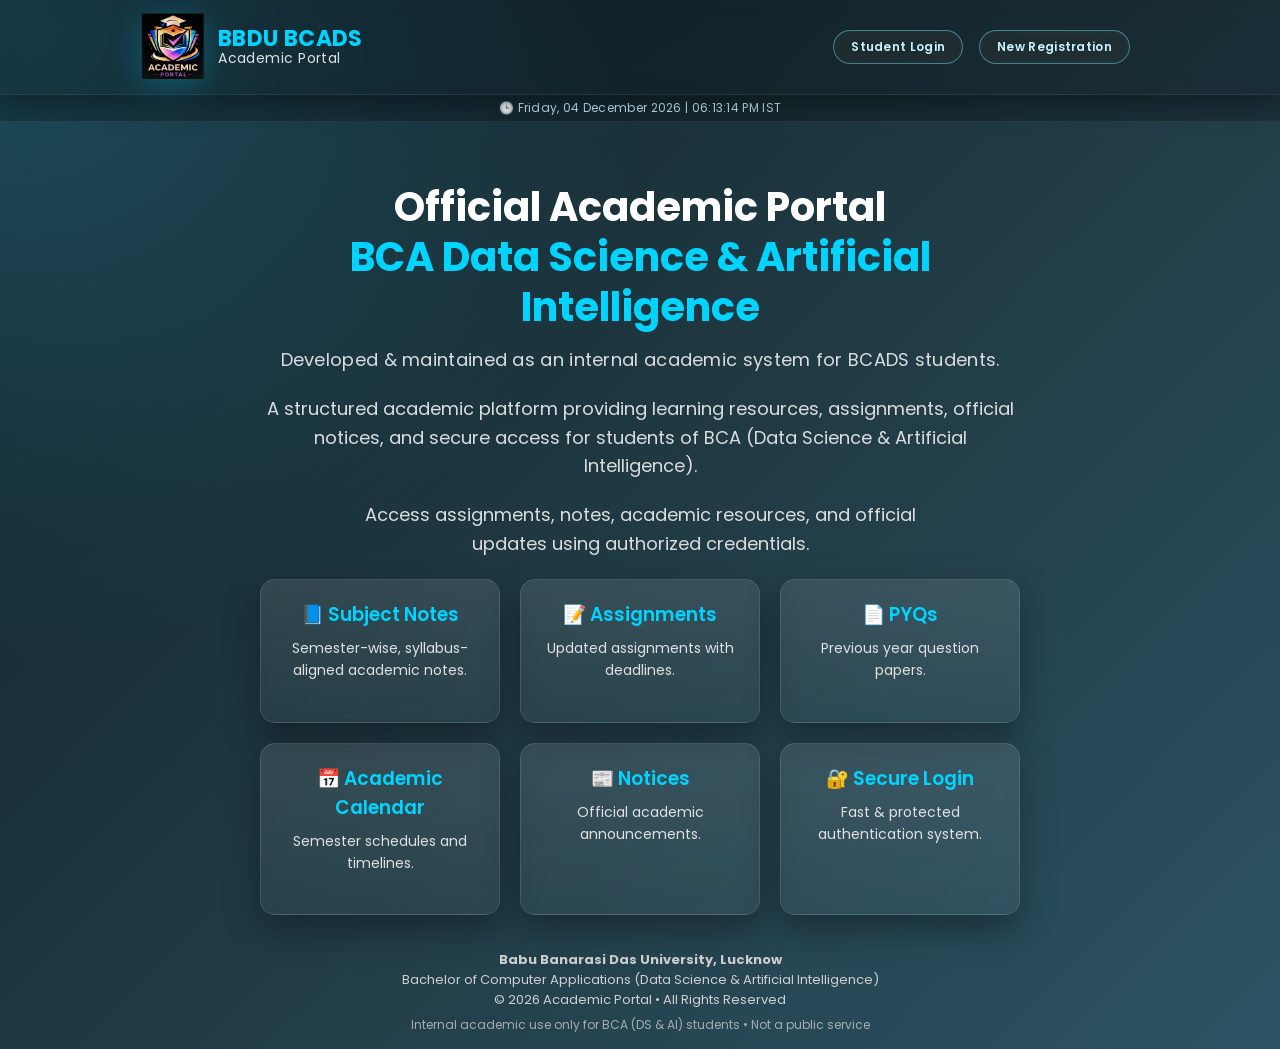
<file: index.html>
<!DOCTYPE html>
<html lang="en">
<head>
  <meta charset="UTF-8" />
  <meta name="description"
        content="Official academic portal for BBDU BCA Data Science & Artificial Intelligence students." />
  <meta name="author" content="BBDU BCA DS & AI Department" />
  <title>BCADS Academic Portal</title>
  <meta name="viewport" content="width=device-width, initial-scale=1.0" />

  <link href="https://fonts.googleapis.com/css2?family=Poppins:wght@400;500;600;700&display=swap"
        rel="stylesheet">

  <style>
    *{
      margin:0;
      padding:0;
      box-sizing:border-box;
      font-family:"Poppins", Arial, sans-serif;
    }

    body{
      min-height:100vh;
      background:
        radial-gradient(circle at top left,#1f4e5f 0%,transparent 40%),
        linear-gradient(135deg,#0f2027,#203a43,#2c5364);
      color:#fff;
      display:flex;
      flex-direction:column;
    }

    /* ================= HEADER ================= */
    header{
      display: flex;
      align-items: center;
      justify-content: space-between;
      padding: 22px 150px;
      background: rgba(0,0,0,.25);
      backdrop-filter: blur(10px);
      border-bottom: 1px solid rgba(255,255,255,.08);
      box-shadow: 0 8px 24px rgba(0,0,0,.35);
      position: sticky;
      top: 0;
      z-index: 100;
    }

    .logo-box{
      display: flex;
      align-items: center;
      gap: 22px;
    }

    .logo-box img{
      height: 50px;
      transform: scale(1.45);
      filter: drop-shadow(0 4px 10px rgba(0,212,255,.25));
    }

    .brand-text{
      display:flex;
      flex-direction:column;
      line-height:1.1;
    }

    .brand-text strong{
      font-size: 22px;
      color:#00d4ff;
      letter-spacing:.35px;
    }

    .brand-text span{
      font-size: 14px;
      opacity: .85;
      letter-spacing: .45px;
    }
    
    .auth-actions a:hover{
      box-shadow: 0 8px 22px rgba(0,212,255,.35);
    }

    /* ================= AUTH BUTTONS ================= */
    .auth-actions{
      display:flex;
      align-items:center;
      gap:16px;
    }

    .login-btn,
    .register-btn{
      text-decoration:none;
      height: 34px;
      padding:0 17px;
      display:inline-flex;
      align-items:center;
      justify-content:center;
      border-radius:999px;
      font-size:12px;
      font-weight:600;
      letter-spacing:.3px;
      white-space:nowrap;
      cursor:pointer;
      transition:all .25s ease;
    }

    .login-btn{
      background:rgba(255,255,255,.06);
      color:#c7f3ff;
      border:1px solid rgba(110,231,255,.45);
      backdrop-filter:blur(6px);
    }

    .login-btn:hover{
      background:rgba(110,231,255,.12);
      color:#fff;
      transform:translateY(-1px);
      box-shadow:0 6px 16px rgba(110,231,255,.3);
    }

    .register-btn{
      background:rgba(255,255,255,.06);
      color:#c7f3ff;
      border:1px solid rgba(110,231,255,.45);
      backdrop-filter:blur(6px);
    }

    .register-btn:hover{
      background:rgba(110,231,255,.12);
      color:#fff;
      transform:translateY(-1px);
      box-shadow:0 6px 16px rgba(110,231,255,.3);
    }

    /* ================= MAIN ================= */
    main{
      flex:1;
      display:flex;
      align-items:center;
      justify-content:center;
      text-align:center;
      padding:20px;
    }

    .hero{
      max-width:760px;
      animation:fadeUp .9s ease;
      margin-top: 40px;
    }

    @keyframes fadeUp{
      from{opacity:0; transform:translateY(25px);}
      to{opacity:1; transform:translateY(0);}
    }

    .hero h1{
      font-size:40px;
      margin-bottom:14px;
      font-weight:700;
      line-height: 1.25;
    }

    .hero h1 span{
      color:#00d4ff;
    }

    .authority-line{
      font-size:14px;
      color:#9fd9e6;
      margin-bottom:18px;
      letter-spacing:.3px;
    }

    .hero p{
      font-size:18px;
      line-height:1.6;
      color:#dcdcdc;
      margin-bottom:20px;
    }

    .login-note{
      font-size:15px;
      color:#b8c4cc;
      max-width:620px;
      margin:0 auto 32px;
    }

    .hero-actions{
      display:flex;
      justify-content:center;
      gap:18px;
      margin-bottom:40px;
      flex-wrap:wrap;
    }

    .features{
      display:grid;
      grid-template-columns:repeat(auto-fit,minmax(200px,1fr));
      gap:20px;
    }

    .card{
      background:linear-gradient(
        180deg,
        rgba(255,255,255,.10),
        rgba(255,255,255,.04)
      );
      border:1px solid rgba(255,255,255,.12);
      box-shadow:0 15px 35px rgba(0,0,0,.35);
      border-radius:15px;
      padding:20px;
      backdrop-filter:blur(6px);
      transition:.3s;
      cursor: pointer;
    }

    .card:hover{
      transform:translateY(-6px);
      background:rgba(255,255,255,.12);
      box-shadow: 0 18px 40px rgba(0,212,255,.25);
    }

    .card h3{
      color:#00d4ff;
      margin-bottom:8px;
      font-weight:600;
    }

    .card p{
      font-size:14px;
      color:#e0e0e0;
    }

    /* ================= FOOTER ================= */
    footer{
      text-align:center;
      padding:15px;
      font-size:13px;
      color:#cfcfcf;
    }

    .footer-note{
      margin-top:6px;
      font-size:12px;
      opacity:.75;
    }

    /* ================= MOBILE ================= */
    @media(max-width:768px){
      header{
        flex-wrap:wrap;
        padding:18px 20px;
      }
      
      .auth-actions{
        width:100%;
        justify-content:center;
        margin-top:12px;
      }

      .hero h1{
        font-size:28px;
      }

      .hero p{
        font-size:15px;
      }

      .features{
        grid-template-columns:1fr;
      }
    }

/* ================= TABLETS (768px – 991px) ================= */
@media (max-width:991px){
  header{
    padding: 18px 40px;
  }

  .logo-box{
    gap: 12px;
  }

  .logo-box img{
    height: 48px;
    transform: scale(1.25);
  }

  .brand-text strong{
    font-size: 18px;
  }

  .brand-text span{
    font-size: 13px;
  }

  .hero h1{
    font-size: 32px;
  }

  .hero p{
    font-size: 16px;
  }
}

/* ================= MOBILE (max 767px) ================= */
@media (max-width:767px){
  header{
    flex-direction: column;
    gap: 12px;
    padding: 16px 18px;
  }

  .logo-box{
    justify-content: center;
    gap: 15px;
  }

  .logo-box img{
    height: 44px;
    transform: scale(1.4); /* mobile pe over-size na lage */
  }

  .brand-text{
    text-align: center;
  }

  .brand-text strong{
    font-size: 17px;
  }

  .brand-text span{
    font-size: 12px;
  }

  .auth-actions{
    width:100%;
    justify-content:center;
    margin-top:6px;
  }

  .hero h1{
    font-size: 26px;
  }

  .hero p{
    font-size: 14px;
  }

  .login-note{
    font-size: 14px;
  }
}

.system-bar{
  width:100%;
  padding:4px 0;
  text-align:center;
  font-size:12px;
  color:#cfefff;
  background:rgba(0,0,0,.25);
  border-bottom:1px solid rgba(255,255,255,.08);
  letter-spacing:.3px;
  opacity: 0.9;
}

  </style>
</head>

<body>

<header>
  <div class="logo-box">
    <img src="../logo/logo2.png" alt="BBDU Logo">
    <div class="brand-text">
      <strong>BBDU BCADS</strong>
      <span>Academic Portal</span>
    </div>
  </div>

  <div class="auth-actions">
    <a href="/login_page/login.html?mode=login" class="login-btn">
      Student Login
    </a>
    <a href="/login_page/login.html?mode=register" class="register-btn">
      New Registration
    </a>
  </div>
</header>

<div class="system-bar">
  🕒 <span id="dateTime"></span>
</div>

<main>
  <div class="hero">
    <h1>
      Official Academic Portal<br>
      <span>BCA Data Science & Artificial Intelligence</span>
    </h1>

    <p class="authority-line">
      Developed & maintained as an internal academic system for BCADS students.
    </p>

    <p>
      A structured academic platform providing learning resources,
      assignments, official notices, and secure access for students of
      BCA (Data Science & Artificial Intelligence).
    </p>

    <p class="login-note">
      Access assignments, notes, academic resources,
      and official updates using authorized credentials.
    </p>

    <div class="features">
      <div class="card">
        <h3>📘 Subject Notes</h3>
        <p>Semester-wise, syllabus-aligned academic notes.</p>
      </div>

      <div class="card">
        <h3>📝 Assignments</h3>
        <p>Updated assignments with deadlines.</p>
      </div>

      <div class="card">
        <h3>📄 PYQs</h3>
        <p>Previous year question papers.</p>
      </div>

      <div class="card">
        <h3>📅 Academic Calendar</h3>
        <p>Semester schedules and timelines.</p>
      </div>

      <div class="card">
        <h3>📰 Notices</h3>
        <p>Official academic announcements.</p>
      </div>

      <div class="card">
        <h3>🔐 Secure Login</h3>
        <p>Fast & protected authentication system.</p>
      </div>
    </div>
  </div>
</main>

<footer>
  <strong>Babu Banarasi Das University, Lucknow</strong><br>
  Bachelor of Computer Applications (Data Science & Artificial Intelligence)<br>
  © 2026 Academic Portal • All Rights Reserved
  <div class="footer-note">
    Internal academic use only for BCA (DS & AI) students • Not a public service
  </div>
</footer>

<script>
  function updateDateTime() {
    const now = new Date();

    // 2-digit helpers
    const pad = (n) => String(n).padStart(2, "0");

    const weekday = now.toLocaleString("en-IN", { weekday: "long" });
    const month = now.toLocaleString("en-IN", { month: "long" });

    let hours = now.getHours();
    const minutes = pad(now.getMinutes());
    const seconds = pad(now.getSeconds());

    const ampm = hours >= 12 ? "PM" : "AM";
    hours = hours % 12 || 12;

    const day = pad(now.getDate());
    const year = now.getFullYear();

    const formatted =
      `${weekday}, ${day} ${month} ${year} | ` +
      `${pad(hours)}:${minutes}:${seconds} ${ampm} IST`;

    const dateTimeEl = document.getElementById("dateTime");
    if (dateTimeEl) {
      dateTimeEl.innerText = formatted;
    }
  }

  updateDateTime();
  setInterval(updateDateTime, 1000);
</script>

</body>
</html>
</file>
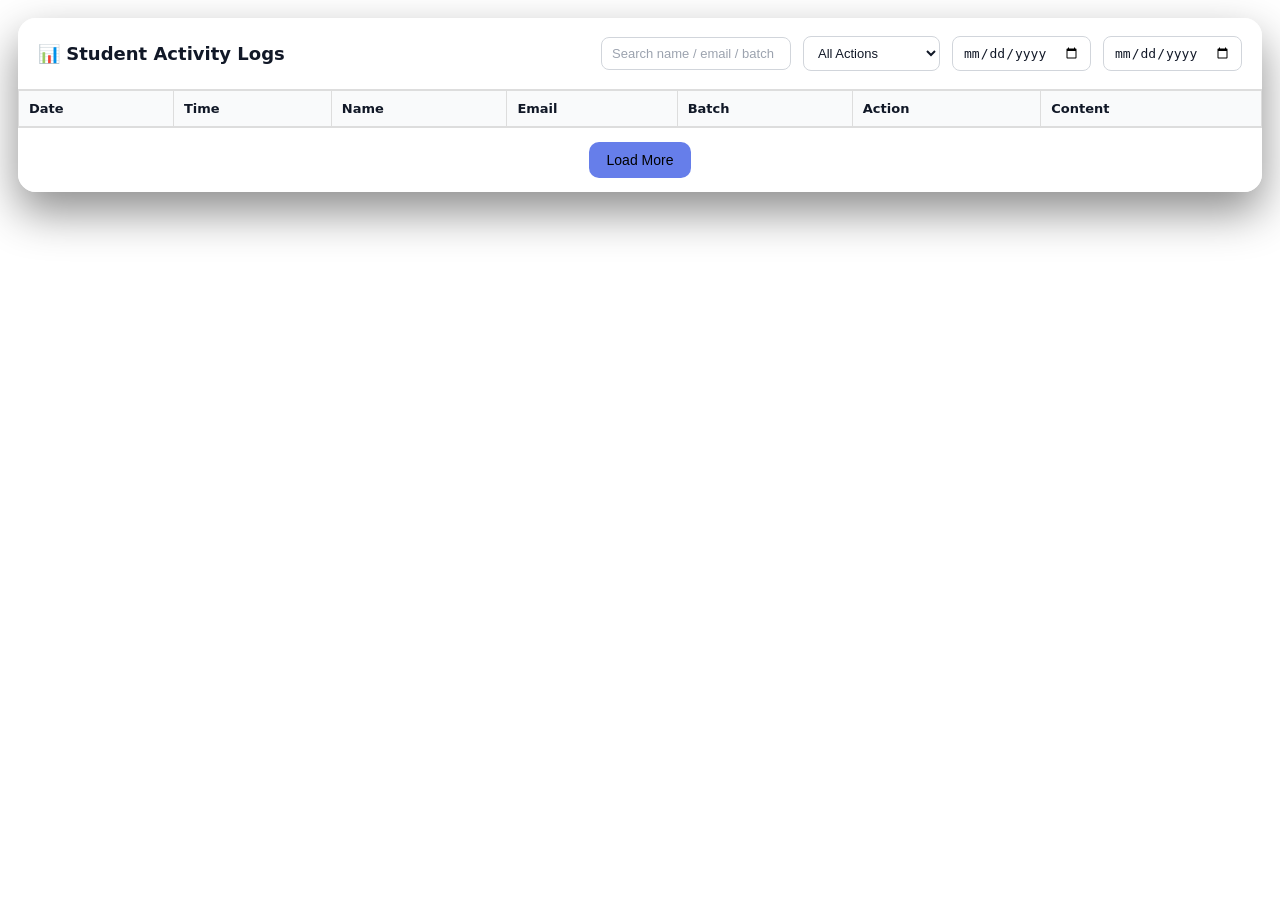
<file: admin_page/academic_activity.html>
<!DOCTYPE html>
<html lang="en">
<head>
  <meta charset="UTF-8">
  <title>Student Activity Logs</title>
  <meta name="viewport" content="width=device-width, initial-scale=1.0">

  <style>
    :root{
      --card: rgba(255,255,255,.95);
      --border: #ddd;
      --text: #111827;
      --muted: #6b7280;
      --primary: #667eea;
    }
    *{box-sizing:border-box}

    body{
      margin:0;

      font-family:Inter,system-ui,Arial;
      background:transparent;
      color:var(--text);
      visibility: hidden;
    }

    /* CONTAINER */
    .container{
      max-width:100%;
      margin:0;
      padding:18px;
    }

    /* CARD */
    .card{
      background:var(--card);
      border-radius:18px;
      box-shadow:0 20px 45px rgba(0,0,0,.45);
      overflow:hidden;
    }

    /* HEADER */
    .header{
      padding:18px 20px;
      display:flex;
      flex-wrap:wrap;
      gap:12px;
      align-items:center;
      border-bottom:1px solid var(--border);
    }
    .header h2{
      margin:0;
      font-size:18px;
      flex:1;
    }

    /* FILTERS */
    .header input,
    .header select{
      background:#fff;
      border:1px solid #d1d5db;
      color:#111827;
      padding:8px 10px;
      border-radius:8px;
      font-size:13px;
    }

    .header input::placeholder{color:#9ca3af}

    .header input:focus,
    .header select:focus{
      outline:none;
      border-color:#667eea;
      box-shadow:0 0 0 2px rgba(102,126,234,.25);
    }

    /* TABLE */
    .table-wrap{
      overflow:auto;
      max-height:calc(100vh - 220px);
    }
    table{
      width:100%;
      border-collapse:collapse;
      font-size:13px;
      background:#fff;
    }
    th,td{
      padding:10px;
      border:1px solid var(--border);
      white-space:nowrap;
    }
    th{
      position:sticky;
      top:0;
      background:#f3f4f6;
      z-index:2;
      background:#f9fafb;       /* Security logs jaisa */
      font-weight:600;
      text-align:left;
    }
    tr:hover{background:#eef2ff}

    /* BADGES */
    .badge{
      padding:4px 10px;
      border-radius:999px;
      font-size:11px;
      font-weight:600;
    }
    .badge-view{
      background:#e0f2fe;
      color:#0369a1;
    }
    .badge-download{
      background:#dcfce7;
      color:#166534;
    }

    /* FOOTER */
    .footer{
      padding:14px;
      text-align:center;
      border-top:1px solid var(--border);
    }
    button{
      background:var(--primary);
      border:none;
      padding:10px 18px;
      border-radius:10px;
      cursor:pointer;
      font-size:14px;
    }

    /* MOBILE */
    @media(max-width:700px){
      body{background:#e5e7eb}
      .container{padding:10px}
      .card{border-radius:14px}
      .header{flex-direction:column}
      .header input,.header select{width:100%}
      .table-wrap{max-height:calc(100vh - 260px)}
    }

    /* TABLET */
    @media (min-width:701px) and (max-width:1024px){
      body{background:#f1f5f9}
      .container{padding:14px}
      .header input,.header select{
        flex:1 1 calc(50% - 8px);
        min-width:180px;
      }
    }
  </style>
</head>

<body>

  <div class="container">
    <div class="card">

      <!-- HEADER -->
      <div class="header">
        <h2>📊 Student Activity Logs</h2>
        <input id="search" placeholder="Search name / email / batch">
        <select id="actionFilter">
          <option value="">All Actions</option>
          <option value="VIEWED">VIEWED</option>
          <option value="DOWNLOADED">DOWNLOADED</option>
        </select>
        <input type="date" id="fromDate">
        <input type="date" id="toDate">
      </div>

      <!-- TABLE -->
      <div class="table-wrap">
        <table>
          <thead>
            <tr>
              <th>Date</th>
              <th>Time</th>
              <th>Name</th>
              <th>Email</th>
              <th>Batch</th>
              <th>Action</th>
              <th>Content</th>
            </tr>
          </thead>
          <tbody id="tbody"></tbody>
        </table>
      </div>

      <!-- FOOTER -->
      <div class="footer">
        <button id="loadMoreBtn" onclick="loadMore()">Load More</button>
      </div>

    </div>
  </div>

<script src="admin-common.js"></script>
<script>
/* =========================
   PAGE INIT
   (Security handled by admin-common.js)
========================= */

let ACTIVITY_TIMER = null;

document.addEventListener("DOMContentLoaded", () => {
  // page visible
  document.body.style.visibility = "visible";

  // initial data load
  loadStudentActivity();

  // start auto-refresh
  startLiveActivity();
});
/* =========================
   STATE
========================= */
let ALL = [];
let VIEW = [];
let LIMIT = 20;
let LOADING = false;
let LAST_TS = null;   // 🔥 last activity timestamp

/* =========================
   LOAD DATA
========================= */
async function loadStudentActivity() {

  if (LOADING) return;
  LOADING = true;

  try {
    const r = await fetch(APP_CONFIG.WEB_APP_URL, {
      method: "POST",
      headers: {
        "Content-Type": "application/x-www-form-urlencoded"
      },
      body: new URLSearchParams({
        action: "studentActivity",
        sessionToken: localStorage.getItem("SESSION"),
        since: LAST_TS || "",   // 🔥 ONLY NEW DATA
        limit: 200
      })
    });

    const d = await r.json();

    if (d?.status === "unauthorized") {
      throw new Error("UNAUTHORIZED");
    }

    const rows = Array.isArray(d?.data) ? d.data : [];
    if (!rows.length) return;   // 🔥 no new data

    /* =========================
       🔥 STOCK-STYLE MERGE
    ========================= */
    rows.forEach(r => {
      if (!ALL.some(x => x.logId === r.logId)) {
        ALL.unshift(r); // NEW row on top
      }
    });

    // 🔥 update last timestamp
    LAST_TS = rows[0].ts;

    VIEW = ALL;
    render();

  } catch (e) {

    if (e.message === "UNAUTHORIZED") {
      document.body.innerHTML = "";
      location.replace("../login_page/login.html");
    } else {
      console.warn("StudentActivity fetch failed:", e);
    }

  } finally {
    LOADING = false;
  }
}

/* =========================
   RENDER
========================= */
function render() {
  const tb  = document.getElementById("tbody");
  const btn = document.getElementById("loadMoreBtn");

  if (!tb) return;

  tb.innerHTML = "";

  const total   = VIEW.length;
  const visible = Math.min(LIMIT, total);

  VIEW.slice(0, visible).forEach(r => {
    tb.insertAdjacentHTML("beforeend", `
      <tr>
        <td>${r.ts ? formatDate(r.ts) : "—"}</td>
        <td>${r.ts ? formatTime(r.ts) : "—"}</td>
        <td>${r.name || "—"}</td>
        <td>${r.email || "—"}</td>
        <td>${r.batch || "—"}</td>
        <td>
          <span class="badge ${
            r.action === "DOWNLOADED"
              ? "badge-download"
              : "badge-view"
          }">
            ${r.action || "—"}
          </span>
        </td>
        <td>
          ${r.contentType || "—"}
        </td>
      </tr>
    `);
  });

  // Load more button visibility
  if (!btn) return;
  btn.style.display =
    total > visible ? "inline-block" : "none";
}

/* =========================
   LOAD MORE
========================= */
function loadMore() {
  LIMIT += 20;
  render();
}

/* =========================
   FILTERS
========================= */
document
  .querySelectorAll("#search,#actionFilter,#fromDate,#toDate")
  .forEach(el => el.addEventListener("input", filter));

function filter() {
  const q   = document.getElementById("search").value.toLowerCase();
  const act = document.getElementById("actionFilter").value;
  const f   = document.getElementById("fromDate").value;
  const t   = document.getElementById("toDate").value;

  VIEW = ALL.filter(r => {

    if (
      q &&
      !(`${r.name}${r.email}${r.batch}`.toLowerCase().includes(q))
    ) return false;

    if (act && r.action !== act) return false;

    if (f && r.date && r.date < f.split("-").reverse().join("-")) return false;
    if (t && r.date && r.date > t.split("-").reverse().join("-")) return false;

    return true;
  });

  LIMIT = 20;
  render();
}

/* =========================
   🔄 AUTO REFRESH (FIXED)
========================= */
function startLiveActivity() {
  if (ACTIVITY_TIMER) return;
  ACTIVITY_TIMER = setInterval(loadStudentActivity, 12000);
}

function stopLiveActivity() {
  clearInterval(ACTIVITY_TIMER);
  ACTIVITY_TIMER = null;
}

// 🔥 page hidden → stop | visible → resume
document.addEventListener("visibilitychange", () => {
  if (document.hidden) stopLiveActivity();
  else startLiveActivity();
});

function formatDate(ts) {
  const d = new Date(ts);
  return d.toLocaleDateString("en-GB", {
    day: "2-digit",
    month: "long",
    year: "numeric"
  });
}

function formatTime(ts) {
  const d = new Date(ts);
  return d.toLocaleTimeString("en-US", {
    hour: "2-digit",
    minute: "2-digit",
    second: "2-digit",
    hour12: true
  });
}
</script>

</body>
</html>
</file>
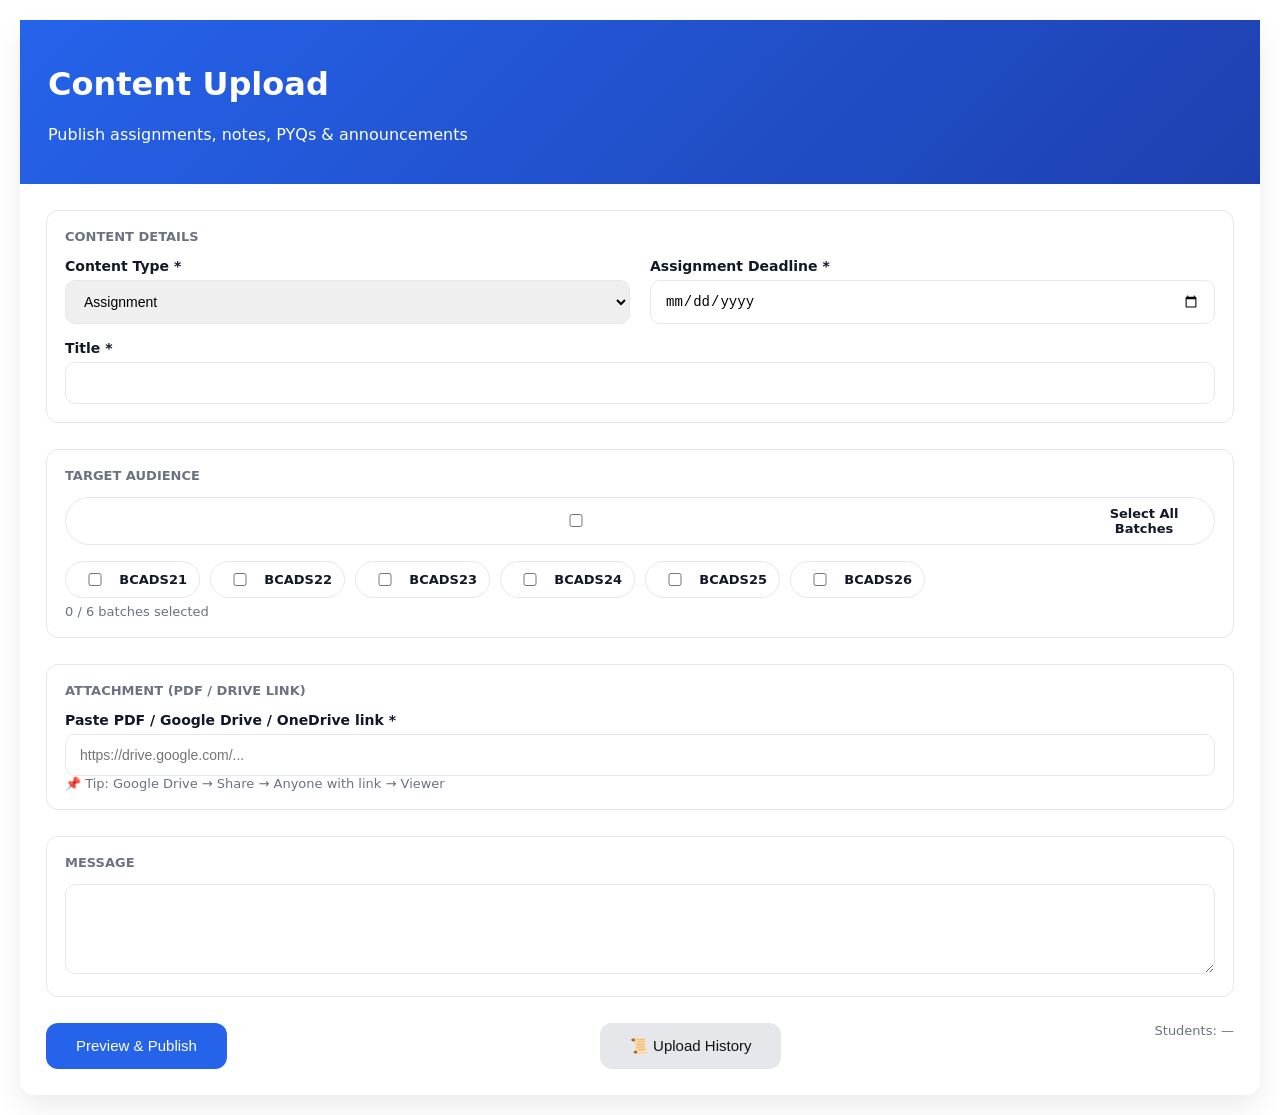
<file: admin_page/upload_page.html>
<!DOCTYPE html>
<html lang="en">
<head>
<meta charset="UTF-8">
<meta name="viewport" content="width=device-width, initial-scale=1.0">
<title>Admin Content Upload</title>

<style>
:root{
  --primary:#2563eb;
  --primary-dark:#1e40af;
  --bg:#f3f6fb;
  --card:#ffffff;
  --border:#e5e7eb;
  --text:#111827;
  --muted:#6b7280;
  --radius:14px;
}
*{box-sizing:border-box}

body{
  margin:0;
  font-family:Inter,system-ui,Arial,sans-serif;
  background:transparent;
  color:var(--text);
  visibility: hidden;
}

.wrapper{
  max-width:100%;
  padding:20px;
}

.panel{
  background:var(--card);
  border-radius:var(--radius);
  box-shadow:0 12px 30px rgba(0,0,0,.08);
}

.panel-header{
  background:linear-gradient(135deg,var(--primary),var(--primary-dark));
  color:#fff;
  padding:24px 28px;
}

.form{
  padding:26px;
  display:grid;
  gap:26px;
}

.section{
  border:1px solid var(--border);
  border-radius:12px;
  padding:18px;
}

.section-title{
  font-size:13px;
  font-weight:700;
  margin-bottom:14px;
  color:var(--muted);
  text-transform:uppercase;
}

.grid-2{
  display:grid;
  grid-template-columns:1fr 1fr;
  gap:20px;
}
@media(max-width:900px){
  .grid-2{grid-template-columns:1fr}
}

label{
  font-weight:600;
  font-size:14px;
  margin-bottom:6px;
  display:block;
}
input,select,textarea{
  width:100%;
  padding:12px 14px;
  border-radius:10px;
  border:1px solid var(--border);
  font-size:14px;
}
textarea{resize:vertical}

.batch-grid{
  display:grid;
  grid-template-columns:repeat(auto-fit,minmax(130px,1fr));
  gap:10px;
}
.batch-pill{
  display:flex;
  align-items:center;
  gap:8px;
  border:1px solid var(--border);
  border-radius:999px;
  padding:8px 12px;
  font-size:13px;
}
.batch-pill input{accent-color:var(--primary)}

.badge{
  background:#e6f4ea;
  color:#137333;
  border:1px solid #b7dfc2;
  padding:6px 12px;
  border-radius:999px;
  font-size:13px;
  font-weight:600;
}

.actions{
  display:flex;
  justify-content:space-between;
  gap:12px;
  flex-wrap:wrap;
}

button{
  background:var(--primary);
  color:#fff;
  padding:14px 30px;
  border:none;
  border-radius:12px;
  font-size:15px;
  cursor:pointer;
}
button.secondary{
  background:#e5e7eb;
  color:#111;
}

.help{
  font-size:13px;
  color:#6b7280;
}

/* ===============================
   📱 MOBILE (max-width: 600px)
================================ */
@media (max-width: 600px) {

  body {
    font-size: 14px;
  }
  
  #historyPanel table button {
    padding: 5px 10px;
    font-size: 11px;
  }
  
  #historyPanel table td button {
    display: inline-block;
    margin: 4px 6px;   /* 👈 yahi gap hai */
  }
  
  #selectedBadges {
    justify-content: center;
  }

  .wrapper {
    padding: 10px;
  }

  .panel {
    border-radius: 10px;
  }

  .panel-header {
    padding: 16px;
  }

  .panel-header h1 {
    font-size: 18px;
  }

  .panel-header p {
    font-size: 13px;
  }

  .form {
    padding: 16px;
    gap: 18px;
  }

  .section {
    padding: 14px;
  }

  .grid-2 {
    grid-template-columns: 1fr; /* single column */
  }

  label {
    font-size: 13px;
  }

  input,
  select,
  textarea {
    font-size: 14px;
    padding: 10px 12px;
  }

  textarea {
    min-height: 90px;
  }

  /* ===============================
     ✅ BATCH SELECTION (FIXED)
  ================================ */

  .batch-grid {
    display: flex;              /* ⬅️ grid se hatake */
    flex-direction: column;     /* ⬅️ vertical list */
    gap: 10px;
  }

  .batch-pill {
    width: 100%;                /* ⬅️ full width */
    justify-content: flex-start;
    font-size: 14px;
    padding: 10px 14px;         /* ⬅️ touch-friendly */
  }

  /* =============================== */

  .actions {
    flex-direction: column;
    align-items: stretch;
  }

  .actions button {
    width: 100%;
    padding: 12px;
    font-size: 14px;
  }

  /* Modals */
  #previewModal > div,
  #historyPanel > div {
    width: 95%;
    max-height: 90vh;
    overflow-y: auto;
  }

  table {
    font-size: 12px;
  }

  table th,
  table td {
    padding: 6px;
  }

  label.batch-pill:has(#selectAllBatches) {
    padding: 12px;
    font-size: 14px;
  }
 
}

/* ===============================
   📲 TABLET (601px – 900px)
================================ */
@media (min-width: 601px) and (max-width: 900px) {

  .wrapper {
    padding: 16px;
  }

  .panel-header {
    padding: 20px 22px;
  }

  .panel-header h1 {
    font-size: 20px;
  }

  .form {
    padding: 22px;
  }

  .grid-2 {
    grid-template-columns: 1fr; /* tablet me bhi single column for clarity */
  }

  .batch-grid {
    grid-template-columns: repeat(auto-fit, minmax(140px, 1fr));
  }

  .actions {
    flex-wrap: wrap;
    gap: 10px;
  }

  .actions button {
    flex: 1;
    min-width: 180px;
  }

  #historyPanel > div {
    max-width: 95%;
    max-height: 90vh;
    overflow-y: auto;
  }
}

/* ===============================
   📜 HISTORY TABLE BUTTONS
================================ */

#historyPanel table button {
  padding:6px 12px;
  font-size:12px;
  border-radius:8px;
  line-height:1.2;
  border:none;
  cursor:pointer;
  margin-right:6px;
}

#historyPanel table button:first-child {
  background:#e5e7eb;
  color:#111;
}

#historyPanel table button:last-child {
  background:#2563eb;
  color:#fff;
}

#historyPanel table button:hover {
  opacity:0.9;
}


/* ===============================
   ✅ CENTER "SELECT ALL BATCHES"
================================ */

#selectAllBatches {
  margin-right:8px;
}

label.batch-pill:has(#selectAllBatches) {
  width:100%;
  display:flex;
  justify-content:center;
  align-items:center;
  text-align:center;
}

.batch-pill.select-all {
  grid-column:1 / -1;
  justify-content:center;
  font-weight:600;
}


/* ===============================
   ✅ BADGES WRAP FIX
================================ */

#selectedBadges {
  display:flex;
  flex-wrap:wrap;
  gap:8px;
  max-width:100%;
}

#selectedBadges .badge {
  white-space:nowrap;
}

.section {
  overflow-x:hidden;
}

/* ==========================================
   📜 FINAL STABLE HISTORY PANEL CSS
========================================== */

/* Modal container */
#historyPanel > div{
  width:95%;
  max-width:1000px;
  max-height:90vh;
  border-radius:16px;
  padding:20px;
  display:flex;
  flex-direction:column;
  background:#fff;
}

/* Scroll wrapper */
.history-scroll{
  overflow-y:auto;
  max-height:65vh;
  border:1px solid #e5e7eb;
  border-radius:12px;
}

/* Table base */
#historyPanel table{
  width:100%;
  border-collapse:collapse;
  font-size:14px;
}

/* Header */
#historyPanel thead{
  background:#f3f6fb;
  position:sticky;
  top:0;
  z-index:2;
}

/* Table cells */
#historyPanel th,
#historyPanel td{
  padding:14px 16px;
  border-bottom:1px solid #e5e7eb;
  text-align:left;
  vertical-align:middle;
  line-height:1.5;
}

/* Column sizing */
#historyPanel th:nth-child(1){ width:60px; }
#historyPanel th:nth-child(2){ width:140px; }
#historyPanel th:nth-child(3){ width:260px; }  /* Title */
#historyPanel th:nth-child(4){ width:220px; }  /* Batches */
#historyPanel th:nth-child(5){ width:140px; }
#historyPanel th:nth-child(6){ width:190px; }
#historyPanel th:nth-child(7){ width:150px; }

/* Title wrapping clean */
#historyPanel td:nth-child(3){
  word-break:break-word;
}

/* Date column keep clean */
#historyPanel td:nth-child(6){
  white-space:nowrap;
}

/* Hover effect */
#historyPanel tbody tr:hover{
  background:#f8fafc;
}

/* Action buttons */
#historyPanel table button{
  padding:6px 12px;
  font-size:12px;
  border-radius:8px;
  border:none;
  cursor:pointer;
  margin:4px 6px;
}

#historyPanel table button:first-child{
  background:#e5e7eb;
  color:#111;
}

#historyPanel table button:last-child{
  background:#2563eb;
  color:#fff;
}

/* ===============================
   📱 MOBILE RESPONSIVE
================================ */

@media (max-width:900px){

  #historyPanel > div{
    padding:16px;
  }

  #historyPanel table{
    font-size:13px;
  }

  .history-scroll{
    max-height:60vh;
  }

  #historyPanel th,
  #historyPanel td{
    padding:10px 12px;
  }

  /* Allow wrapping on mobile */
  #historyPanel td:nth-child(4){
    white-space:normal;
    word-break:break-word;
  }
}

/* Fix column width */
#historyPanel th:nth-child(4),
#historyPanel td:nth-child(4){
  width:220px;
  max-width:220px;
}

/* Batch text styling */
.batch-text{
  display:block;
  overflow:hidden;
  text-overflow:ellipsis;
  white-space:nowrap;
}

/* If many batches, wrap allowed on mobile */
@media(max-width:900px){
  .batch-text{
    white-space:normal;
    word-break:break-word;
  }
}

/* All batch highlight */
.batch-text.all-batch{
  font-weight:600;
  color:#0369a1;
}

</style>
</head>

<body>

<div class="wrapper">
<div class="panel">

<div class="panel-header">
  <h1>Content Upload</h1>
  <p>Publish assignments, notes, PYQs & announcements</p>
</div>

<div class="form">

<!-- CONTENT DETAILS -->
<div class="section">
  <div class="section-title">Content Details</div>

  <div class="grid-2">
    <div>
      <label>Content Type *</label>
      <select id="type">
        <option value="ASSIGNMENT">Assignment</option>
        <option value="NOTES">Notes</option>
        <option value="PYQ">PYQ</option>
        <option value="LATEST_NEWS">Latest News</option>
        <option value="MESSAGE">Message</option>
        <option value="ACADEMIC_CALENDAR">Academic Calendar</option>
      </select>
    </div>

    <div id="deadlineBox">
      <label>Assignment Deadline *</label>
      <input type="date" id="deadline">
    </div>
  </div>

  <div style="margin-top:16px">
    <label>Title *</label>
    <input id="title">
  </div>
</div>

<!-- TARGET AUDIENCE -->
<div class="section">
  <div class="section-title">Target Audience</div>

  <div class="batch-grid">

    <!-- ✅ Select All (center aligned inside grid) -->
    <label class="batch-pill select-all">
      <input type="checkbox" id="selectAllBatches">
      Select All Batches
    </label>

    <!-- Individual batches -->
    <label class="batch-pill">
      <input class="batch" type="checkbox" value="BCADS21"> BCADS21
    </label>
    <label class="batch-pill">
      <input class="batch" type="checkbox" value="BCADS22"> BCADS22
    </label>
    <label class="batch-pill">
      <input class="batch" type="checkbox" value="BCADS23"> BCADS23
    </label>
    <label class="batch-pill">
      <input class="batch" type="checkbox" value="BCADS24"> BCADS24
    </label>
    <label class="batch-pill">
      <input class="batch" type="checkbox" value="BCADS25"> BCADS25
    </label>
    <label class="batch-pill">
      <input class="batch" type="checkbox" value="BCADS26"> BCADS26
    </label>

  </div>

  <div id="selectedBadges"></div>
  <div id="batchCount" class="help">0 / 6 batches selected</div>
</div>


<!-- 🔥 ATTACHMENT → LINK ONLY -->
<div class="section" id="uploadSection">
  <div class="section-title">Attachment (PDF / Drive Link)</div>

  <label>Paste PDF / Google Drive / OneDrive link *</label>
  <input
    type="url"
    id="fileUrlInput"
    placeholder="https://drive.google.com/..."
    required
  >

  <div class="help">
    📌 Tip: Google Drive → Share → Anyone with link → Viewer
  </div>
</div>

<!-- MESSAGE -->
<div class="section">
  <div class="section-title">Message</div>
  <textarea id="message" rows="4"></textarea>
</div>

<!-- ACTIONS -->
<div class="actions">
  <button onclick="openPreview()">Preview & Publish</button>
  <button class="secondary" onclick="openHistory()">📜 Upload History</button>
  <div class="help">Students: <span id="pCount">—</span></div>
</div>

</div>
</div>
</div>

<!-- PREVIEW MODAL -->
<div id="previewModal"
  style="display:none;position:fixed;inset:0;
  background:rgba(0,0,0,.45);
  align-items:center;justify-content:center;
  z-index:9999">

  <div style="background:#fff;width:95%;max-width:520px;border-radius:16px">

    <div style="padding:20px;border-bottom:1px solid #e5e7eb">
      <h3>📄 Preview Content</h3>
    </div>

    <div style="padding:20px;font-size:14px">
      <p><b>Type:</b> <span id="pType"></span></p>
      <p><b>Title:</b> <span id="pTitle"></span></p>
      <p><b>Batches:</b> <span id="pBatches"></span></p>

      <p id="pDeadlineWrap">
        <b>Deadline:</b> <span id="pDeadline"></span>
      </p>

      <!-- ✅ ATTACHMENT PREVIEW -->
      <p id="pFileWrap">
        <b>Attachment:</b>
        <a id="pFileUrl" href="#" target="_blank">View PDF</a>
      </p>

      <p><b>Message:</b></p>
      <div style="background:#f9fafb;padding:12px;border-radius:8px">
        <span id="pMessage"></span>
      </div>
    </div>

    <div style="padding:16px;text-align:right;border-top:1px solid #e5e7eb">
      <button class="secondary" onclick="closePreview()">Cancel</button>
      <button type="button" onclick="confirmPublish(event)">
        Confirm & Publish
      </button>
    </div>

  </div>
</div>

<!-- HISTORY MODAL -->
<div id="historyPanel"
  style="display:none;position:fixed;inset:0;
  background:rgba(0,0,0,.45);
  align-items:center;justify-content:center;
  z-index:9999">

<div style="
  background:#fff;
  width:95%;
  max-width:1000px;
  max-height:90vh;
  border-radius:16px;
  padding:20px;
  display:flex;
  flex-direction:column;
">

  <h3 style="margin-bottom:16px;">📜 Upload History</h3>

  <!-- ✅ SCROLL WRAPPER -->
  <div class="history-scroll">

    <table>
      <thead>
        <tr>
          <th>#</th>
          <th>Type</th>
          <th>Title</th>
          <th>Batches</th>
          <th>Deadline</th>
          <th>Date & Time</th>
          <th>Action</th>
        </tr>
      </thead>

      <tbody id="historyBody">
        <tr>
          <td colspan="7">No records</td>
        </tr>
      </tbody>
    </table>

  </div>

  <div style="text-align:right;margin-top:16px">
    <button class="secondary" onclick="closeHistory()">Close</button>
  </div>

</div>
</div>

<script src="admin-common.js"></script>

<script>
/* =========================
   PAGE INIT
========================= */
document.addEventListener("DOMContentLoaded", () => {
  // page visible
  document.body.style.visibility = "visible";

  /* ===== DOM REFERENCES (SAFE INIT) ===== */
  window.selectAll = document.getElementById("selectAllBatches");
  window.batches = Array.from(document.querySelectorAll(".batch"));
  window.batchCount = document.getElementById("batchCount");
  window.selectedBadges = document.getElementById("selectedBadges");

  window.type = document.getElementById("type");
  window.deadlineBox = document.getElementById("deadlineBox");
  window.uploadSection = document.getElementById("uploadSection");

  window.title = document.getElementById("title");
  window.message = document.getElementById("message");
  window.deadline = document.getElementById("deadline");
  window.fileUrlInput = document.getElementById("fileUrlInput");

  window.previewModal = document.getElementById("previewModal");
  window.historyPanel = document.getElementById("historyPanel");

  window.pType = document.getElementById("pType");
  window.pTitle = document.getElementById("pTitle");
  window.pBatches = document.getElementById("pBatches");
  window.pMessage = document.getElementById("pMessage");
  window.pDeadline = document.getElementById("pDeadline");
  window.pDeadlineWrap = document.getElementById("pDeadlineWrap");
  window.pFileWrap = document.getElementById("pFileWrap");
  window.pFileUrl = document.getElementById("pFileUrl");

  window.pCount = document.getElementById("pCount");

  /* ===== INIT ===== */
  initUploadUI();
  updateUI();
});

function isValidDriveUrl(url) {
  return /^https:\/\/(drive|docs)\.google\.com\//i.test(url);
}

/* =========================
   UI ELEMENTS
========================= */
function updateUI() {
  const checked = batches.filter(b => b.checked);

  batchCount.innerText =
    `${checked.length} / ${batches.length} batches selected`;

  selectedBadges.innerHTML =
    checked.map(b => `<span class="badge">${b.value}</span>`).join("");
}

function initUploadUI() {

  selectAll.onchange = () => {
    if (selectAll.checked && !confirm("Send to ALL batches?")) {
      selectAll.checked = false;
      return;
    }
    batches.forEach(b => b.checked = selectAll.checked);
    updateUI();
  };

  batches.forEach(b =>
    b.onchange = () => {
      updateUI();
    }
  );

  type.onchange = () => {

    /* DEADLINE */
    deadlineBox.style.display =
      type.value === "ASSIGNMENT" ? "block" : "none";

    uploadSection.style.display =
      type.value === "MESSAGE" ? "none" : "block";

    if (type.value === "ACADEMIC_CALENDAR") {
      batches.forEach(b => b.checked = true);
    }

    updateUI();
  };

  updateUI();
}

/* =========================
   PREVIEW
========================= */
function openPreview() {

  /* =========================
     BASIC VALIDATIONS
  ========================= */

  if (!title || !title.value || !title.value.trim()) {
    alert("⚠️ Title is required");
    return;
  }

  if (type?.value === "MESSAGE" && !message?.value?.trim()) {
    alert("⚠️ Message content is required");
    return;
  }

  const selectedBatches = batches
    .filter(b => b && b.checked)
    .map(b => b.value);

  if (!selectedBatches.length) {
    alert("⚠️ Select at least one batch");
    return;
  }

  /* =========================
     OPEN MODAL SAFELY
  ========================= */
  if (!previewModal) {
    alert("Preview not available");
    return;
  }

  previewModal.style.display = "flex";

  /* =========================
     PREVIEW DATA (SAFE SET)
  ========================= */

  // Content type (human readable)
  pType.innerText =
    type?.options?.[type.selectedIndex]?.text || "-";

  // Title
  pTitle.innerText = title.value.trim();

  // Batches
  pBatches.innerText = selectedBatches.join(", ");

  // Message
  pMessage.innerText =
    message?.value?.trim() || "—";

  /* =========================
     DEADLINE (ASSIGNMENT ONLY)
  ========================= */
  const isAssignment = type?.value === "ASSIGNMENT";

  pDeadlineWrap.style.display =
    isAssignment ? "block" : "none";

  pDeadline.innerText =
    isAssignment ? formatUIDate(deadline?.value) : "-";

  /* =========================
     FILE / LINK PREVIEW
  ========================= */
  const link = fileUrlInput?.value?.trim();

  if (link) {
    pFileWrap.style.display = "block";
    pFileUrl.href = link;
  } else {
    pFileWrap.style.display = "none";
    pFileUrl.removeAttribute("href");
  }
}

function closePreview() {
  previewModal.style.display = "none";
}

/* =========================
   PUBLISH (LINK BASED)
========================= */
let isPublishing = false;

async function confirmPublish(e) {
  if (e?.preventDefault) e.preventDefault();

  /* =========================
     🔒 PREVENT DOUBLE SUBMIT
  ========================= */
  if (isPublishing) {
    alert("⏳ Publishing in progress, please wait...");
    return;
  }

  isPublishing = true;

  const btn = e?.target;
  if (btn) {
    btn.disabled = true;
    btn.innerText = "Publishing...";
  }

  try {
    /* =========================
       BASIC DATA
    ========================= */
    const batchesSelected = Array.isArray(batches)
      ? batches.filter(b => b?.checked).map(b => b.value)
      : [];

    const fileUrl = fileUrlInput?.value?.trim() || "";
    const token   = localStorage.getItem("SESSION");

    /* =========================
       HARD VALIDATIONS
    ========================= */
    if (!token) {
      alert("❌ Session expired. Please login again.");
      return;
    }

    if (!batchesSelected.length) {
      alert("⚠️ Select at least one batch");
      return;
    }

    if (!title?.value?.trim()) {
      alert("⚠️ Title required");
      return;
    }

    if (type?.value !== "MESSAGE" && !fileUrl) {
      alert("⚠️ Paste Google Drive link");
      return;
    }

    /* =========================
       PAYLOAD
    ========================= */
    const payload = {
      action: "uploadContent",
      sessionToken: token,
      type: type.value.toUpperCase(),
      title: title.value.trim(),
      message: message?.value?.trim() || "",
      batches: batchesSelected.join(","),
      deadline: deadline?.value || "",
      fileUrl: fileUrl
    };

    console.log("UPLOAD PAYLOAD 👉", payload);

    /* =========================
       API CALL
    ========================= */
    let d = await adminFetch(payload);

    /* =========================
       🔥 RESPONSE NORMALIZATION (KEY FIX)
    ========================= */
    if (typeof d === "string") {
      try { d = JSON.parse(d); } catch (_) {}
    }

    if (d && typeof d === "object" && d.data) {
      d = d.data;
    }

    console.log("FINAL RESPONSE 👉", d);

    /* =========================
       ✅ SUCCESS = uploadId OR status
    ========================= */
    if (d && (d.uploadId || d.status === "uploaded")) {
      alert("✅ Content uploaded successfully. Emails are being sent in background.");
      closePreview?.();
      location.reload();
      return;
    }

    /* =========================
       ⚠️ TRUE FALLBACK (VERY RARE)
    ========================= */
    alert("⚠️ Upload processed. Please check upload history.");
    closePreview?.();
    location.reload();

  } catch (err) {
    console.error("UPLOAD ERROR 👉", err);

    alert("⚠️ Upload processed. Please check upload history.");
    closePreview?.();
    location.reload();

  } finally {
    isPublishing = false;

    if (btn) {
      btn.disabled = false;
      btn.innerText = "Confirm & Publish";
    }
  }
}

/* =========================
   HISTORY
========================= */
async function openHistory() {
  pCount.innerText = "—";
  historyPanel.style.display = "flex";

  const tbody = document.getElementById("historyBody");
  tbody.innerHTML = "<tr><td colspan='7'>Loading...</td></tr>";

  try {
    const data = await fetchUploadHistory();

    if (!Array.isArray(data) || !data.length) {
      tbody.innerHTML =
        "<tr><td colspan='7'>No upload records found</td></tr>";
      return;
    }

    tbody.innerHTML = "";

    data.forEach((u, i) => {
      const tr = document.createElement("tr");
      tr.innerHTML = `
        <td data-label="#">${i + 1}</td>
        <td data-label="Type">${u.type}</td>
        <td data-label="Title">${u.title}</td>
        <td data-label="Batches">
          ${formatBatchDisplay(u.batches)}
        </td>
        <td data-label="Deadline">${formatUIDate(u.deadline)}</td>
        <td data-label="Date & Time">${formatDateTimeupload(u.date, u.time)}</td>
        <td data-label="Action">
          <button onclick="editUpload('${u.id}')">✏️ Edit</button>
          <button onclick="updateContentViewCount('${u.id}')">
            👁 Students
          </button>
        </td> 
      `;
      tbody.appendChild(tr);
    });

  } catch (e) {
    tbody.innerHTML =
      "<tr><td colspan='7'>Failed to load upload history</td></tr>";
  }
}

function formatBatchDisplay(batchString){

  if(!batchString) return "-";

  const batchArray = batchString.split(",").map(b => b.trim());
  const totalBatches = 6; // change if needed

  // If all selected
  if(batchArray.length === totalBatches){
    return `<span class="batch-text all-batch">All Batches</span>`;
  }

  // Otherwise show names
  return `
    <span class="batch-text" title="${batchString}">
      ${batchArray.join(", ")}
    </span>
  `;
}

async function updateContentViewCount(uploadId) {

  if (!uploadId) {
    pCount.innerText = "—";
    return;
  }

  try {
    const res = await adminFetch({
      action: "get_content_view_count",
      uploadId,
      sessionToken: localStorage.getItem("SESSION")
    });
    
    const viewed = res?.viewed ?? 0;
    const total  = res?.total ?? 0;

    pCount.innerText = `${viewed} / ${total}`;

  } catch (e) {
    pCount.innerText = "—";
  }
}

function closeHistory() {
  pCount.innerText = "—";
  historyPanel.style.display = "none";
}

document.addEventListener("keydown", e => {
  if (e.key === "Escape") {
    closePreview();
    closeHistory();
  }
});

function formatUIDate(d) {
  if (!d) return "-";
  const dt = new Date(d);
  return isNaN(dt)
    ? d
    : dt.toLocaleDateString("en-IN", {
        day: "2-digit",
        month: "short",
        year: "numeric"
      });
}

async function fetchUploadHistory() {
  return adminFetch({ action: "get_upload_history" });
}

async function editUpload(id) {
  const newTitle = prompt("Enter new title");
  if (!newTitle) return;

  const res = await adminFetch({
    action: "edit_upload",
    uploadId: id,
    title: newTitle
  });

  if (res.status === "updated") {
    alert("✅ Content updated");
    openHistory();
  }
}

function formatDateTimeupload(dateStr, timeStr) {
  if (!dateStr) return "-";

  // Combine date + time safely
  const d = new Date(dateStr);
  if (timeStr) {
    const t = new Date(timeStr);
    d.setHours(t.getHours(), t.getMinutes(), t.getSeconds());
  }

  return d.toLocaleString("en-IN", {
    day: "2-digit",
    month: "short",
    year: "numeric",
    hour: "2-digit",
    minute: "2-digit",
    hour12: true
  });
}

</script>


</body>
</html>
</file>
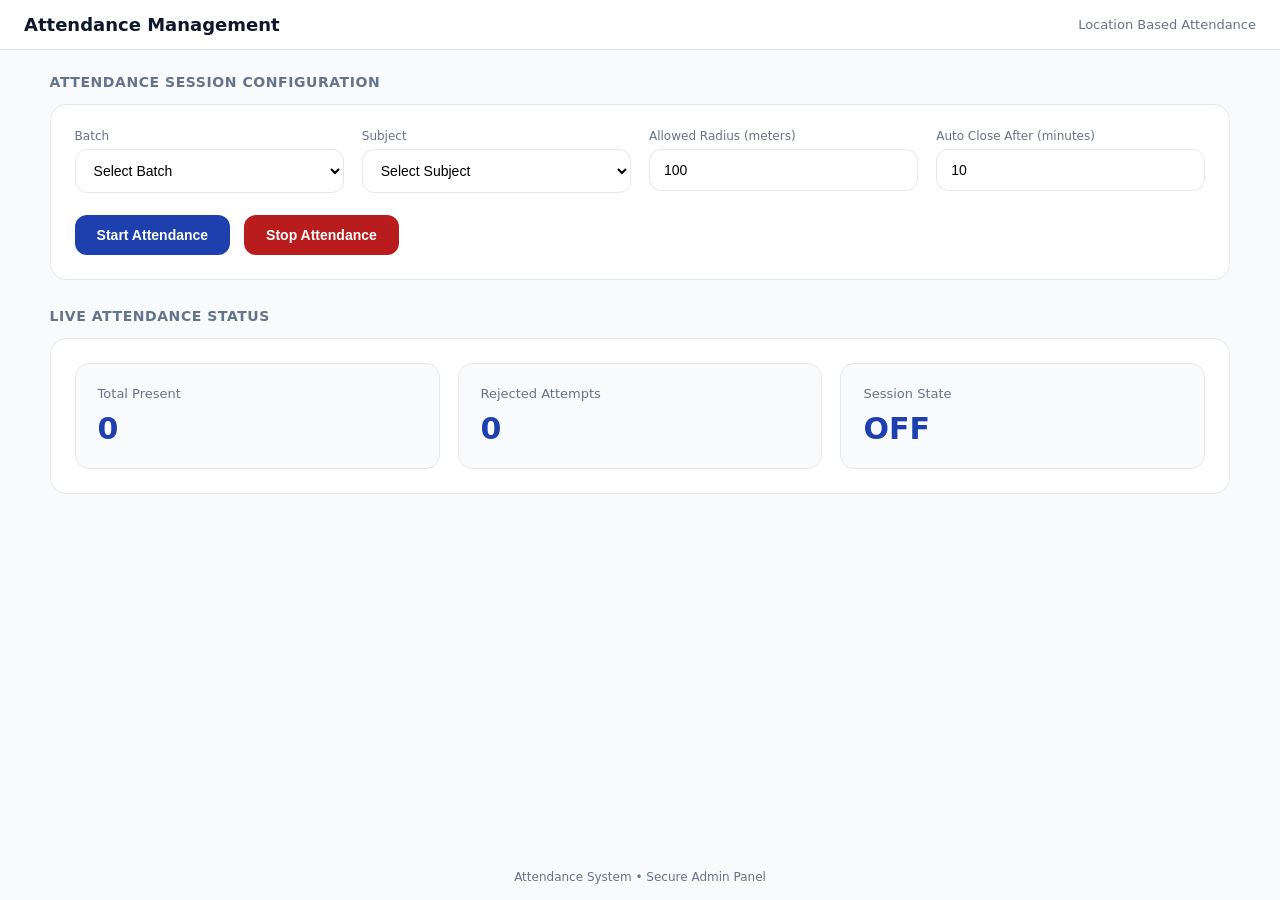
<file: attendane_page/admin_attendance.html>
<!DOCTYPE html>
<html>
<head>
  <base target="_top">
  <meta name="viewport" content="width=device-width, initial-scale=1">
  <title>Admin Attendance Control</title>

  <style>
    :root {
      --primary: #1e40af;
      --primary-soft: #e0e7ff;
      --danger: #b91c1c;
      --bg: #f8fafc;
      --card: #ffffff;
      --text: #0f172a;
      --muted: #64748b;
      --border: #e5e7eb;
    }

    * {
      box-sizing: border-box;
    }

    /* ===== BODY FIX ===== */
    body {
      margin: 0;
      font-family: "Inter", "Segoe UI", system-ui, sans-serif;
      background: var(--bg);
      color: var(--text);

      display: flex;
      flex-direction: column;
      min-height: 100vh;
    }

    /* ===== TOP BAR ===== */
    .topbar {
      background: var(--card);
      border-bottom: 1px solid var(--border);
      padding: 14px 24px;
      display: flex;
      justify-content: space-between;
      align-items: center;
      position: sticky;
      top: 0;
      z-index: 50;
    }

    .topbar h1 {
      font-size: 18px;
      margin: 0;
      font-weight: 600;
    }

    .topbar span {
      font-size: 13px;
      color: var(--muted);
    }

    /* ===== MAIN CONTAINER ===== */
   .container {
      width: min(96%, 1900px);
      margin: auto;
      padding: 24px;
      flex: 1;
    }

    .section-title {
      font-size: 14px;
      font-weight: 600;
      margin-bottom: 14px;
      color: var(--muted);
      text-transform: uppercase;
      letter-spacing: .04em;
    }

    /* ===== CARD ===== */
    .card {
      background: var(--card);
      border-radius: 16px;
      padding: 24px;
      margin-bottom: 28px;
      border: 1px solid var(--border);
    }

    /* ===== FORM GRID ===== */
    .row {
      display: grid;
      grid-template-columns: repeat(4, 1fr);
      gap: 18px;
    }

    @media (max-width: 1024px) {
      .row { grid-template-columns: repeat(2, 1fr); }
    }

    @media (max-width: 600px) {
      .row { grid-template-columns: 1fr; }
    }

    label {
      font-size: 12px;
      color: var(--muted);
      margin-bottom: 6px;
      display: block;
    }

    input, select {
      width: 100%;
      padding: 12px 14px;
      border-radius: 12px;
      border: 1px solid var(--border);
      font-size: 14px;
      background: #fff;
    }

    input:focus, select:focus {
      outline: none;
      border-color: var(--primary);
      box-shadow: 0 0 0 3px var(--primary-soft);
    }

    /* ===== ACTIONS ===== */
    .actions {
      margin-top: 22px;
      display: flex;
      gap: 14px;
      flex-wrap: wrap;
    }

    button {
      padding: 12px 22px;
      border-radius: 12px;
      border: none;
      cursor: pointer;
      font-weight: 600;
      font-size: 14px;
    }

    .btn-start {
      background: var(--primary);
      color: white;
    }

    .btn-stop {
      background: var(--danger);
      color: white;
    }

    /* ===== STATS ===== */
    .stats {
      display: grid;
      grid-template-columns: repeat(3, 1fr);
      gap: 18px;
    }

    @media (max-width: 700px) {
      .stats { grid-template-columns: 1fr; }
    }

    .stat {
      padding: 22px;
      border-radius: 14px;
      background: #f9fafb;
      border: 1px solid var(--border);
    }

    .stat p {
      margin: 0;
      font-size: 13px;
      color: var(--muted);
    }

    .stat h2 {
      margin: 10px 0 0;
      font-size: 30px;
      font-weight: 700;
      color: var(--primary);
    }

    /* ===== FOOTER FIX ===== */
    .footer {
      text-align: center;
      font-size: 12px;
      color: var(--muted);
      padding: 16px 0;
      margin-top: auto; /* 🔥 footer always bottom */
    }
  </style>
</head>

<body>

  <!-- TOP BAR -->
  <div class="topbar">
    <h1>Attendance Management</h1>
    <span>Location Based Attendance</span>
  </div>

  <!-- MAIN -->
  <div class="container">

    <div class="section-title">Attendance Session Configuration</div>
    <div class="card">
      <div class="row">
        <div>
          <label>Batch</label>
          <select id="batch">
            <option value="">Select Batch</option>
            <option>BCADS21</option>
            <option>BCADS22</option>
            <option>BCADS23</option>
            <option>BCADS24</option>
            <option>BCADS25</option>
            <option>BCADS26</option>
          </select>
        </div>

        <div>
          <label>Subject</label>
          <select id="subject">
            <option value="">Select Subject</option>
            <option>Big Data Fundamentals</option>
            <option>Data Science</option>
            <option>DWDM</option>
            <option>DAA</option>
            <option>Deep Learning</option>
            <option>Cloud Computing</option>
            <option>MAD</option>
          </select>
        </div>

        <div>
          <label>Allowed Radius (meters)</label>
          <input type="number" id="radius" value="100">
        </div>

        <div>
          <label>Auto Close After (minutes)</label>
          <input type="number" id="duration" value="10">
        </div>
      </div>

      <div class="actions">
        <button class="btn-start" onclick="startSession()">Start Attendance</button>
        <button class="btn-stop" onclick="stopSession()">Stop Attendance</button>
      </div>
    </div>

    <div class="section-title">Live Attendance Status</div>
    <div class="card">
      <div class="stats">
        <div class="stat">
          <p>Total Present</p>
          <h2 id="presentCount">0</h2>
        </div>
        <div class="stat">
          <p>Rejected Attempts</p>
          <h2 id="rejectedCount">0</h2>
        </div>
        <div class="stat">
          <p>Session State</p>
          <h2 id="sessionStatus">OFF</h2>
        </div>
      </div>
    </div>

  </div>

  <!-- FOOTER -->
  <div class="footer">
    Attendance System • Secure Admin Panel
  </div>

<script>
  function startSession() {
    google.script.run.startAttendanceSession({
      batch: batch.value,
      subject: subject.value,
      radius: radius.value,
      duration: duration.value
    });
  }

  function stopSession() {
    google.script.run.stopAttendanceSession();
  }
</script>

</body>
</html>
</file>
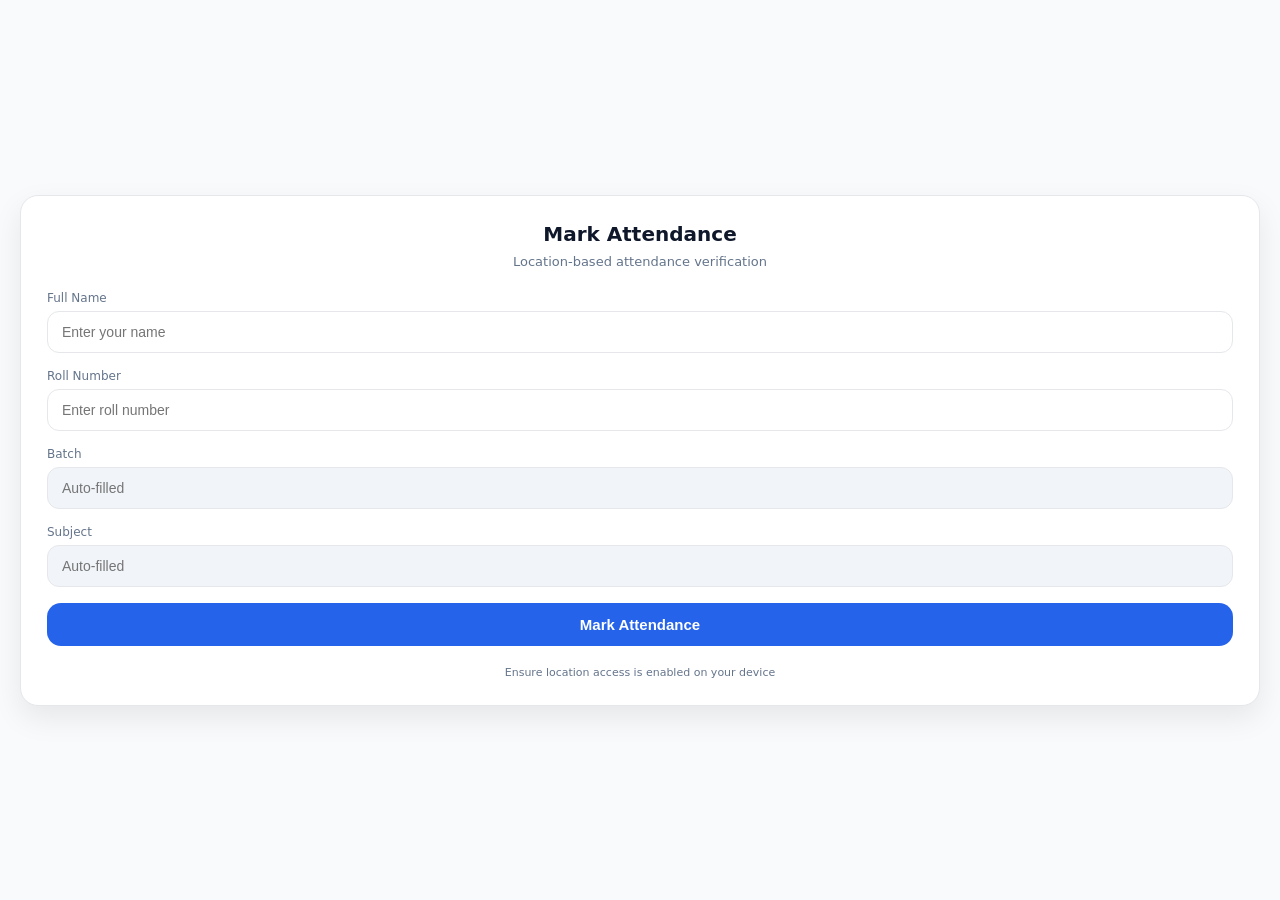
<file: attendane_page/student_attendance.html>
<!DOCTYPE html>
<html>
<head>
  <base target="_top">
  <meta name="viewport" content="width=device-width, initial-scale=1">
  <title>Attendance</title>

  <style>
    :root {
      --primary: #2563eb;
      --success: #059669;
      --danger: #dc2626;
      --bg: #f8fafc;
      --card: #ffffff;
      --text: #0f172a;
      --muted: #64748b;
      --border: #e5e7eb;
    }

    * {
      box-sizing: border-box;
    }

    body {
      margin: 0;
      min-height: 100vh;
      font-family: "Inter", "Segoe UI", system-ui, sans-serif;
      background: var(--bg);
      display: flex;
      align-items: center;
      justify-content: center;
      padding: 20px;
      color: var(--text);
    }

    /* CARD */
    .card {
      width: 100%;
      max-width: 1600px;
      background: var(--card);
      border-radius: 18px;
      padding: 26px;
      border: 1px solid var(--border);
      box-shadow: 0 12px 30px rgba(0,0,0,0.08);
    }

    .card h2 {
      margin: 0 0 8px;
      text-align: center;
      font-size: 20px;
      font-weight: 600;
    }

    .subtitle {
      text-align: center;
      font-size: 13px;
      color: var(--muted);
      margin-bottom: 22px;
    }

    /* FORM */
    label {
      font-size: 12px;
      color: var(--muted);
      display: block;
      margin-bottom: 6px;
    }

    input {
      width: 100%;
      padding: 12px 14px;
      border-radius: 12px;
      border: 1px solid var(--border);
      font-size: 14px;
      margin-bottom: 16px;
      background: #fff;
    }

    input:disabled {
      background: #f1f5f9;
      color: #475569;
    }

    input:focus {
      outline: none;
      border-color: var(--primary);
    }

    /* BUTTON */
    button {
      width: 100%;
      padding: 13px;
      border-radius: 14px;
      border: none;
      background: var(--primary);
      color: #fff;
      font-size: 15px;
      font-weight: 600;
      cursor: pointer;
      transition: transform .1s ease, box-shadow .1s ease;
    }

    button:hover {
      transform: translateY(-1px);
      box-shadow: 0 6px 14px rgba(0,0,0,0.15);
    }

    /* STATUS */
    .status {
      margin-top: 16px;
      text-align: center;
      font-size: 13px;
    }

    .status.success {
      color: var(--success);
    }

    .status.error {
      color: var(--danger);
    }

    .locked {
      text-align: center;
      color: var(--danger);
      font-size: 14px;
      font-weight: 600;
      margin-bottom: 16px;
      display: none;
    }

    /* FOOTER NOTE */
    .note {
      margin-top: 20px;
      font-size: 11px;
      color: var(--muted);
      text-align: center;
    }
    @media (max-width: 1023px) and (min-width: 768px) {

  body {
    padding: 24px;
  }

  .card {
    max-width: 520px;
    padding: 28px;
  }

  .card h2 {
    font-size: 22px;
  }

  button {
    font-size: 16px;
    padding: 14px;
  }
}

@media (max-width: 767px) {

  body {
    padding: 16px;
  }

  .card {
    max-width: 100%;
    padding: 22px;
    border-radius: 16px;
  }

  .card h2 {
    font-size: 18px;
  }

  .subtitle {
    font-size: 12px;
  }

  input {
    font-size: 15px;
    padding: 13px;
  }

  button {
    font-size: 16px;
    padding: 14px;
    border-radius: 16px;
  }

  .note {
    font-size: 10px;
  }
}

  </style>
</head>

<body>

<div class="card">

  <h2>Mark Attendance</h2>
  <div class="subtitle">Location-based attendance verification</div>

  <div id="lockedMessage" class="locked">
    Attendance session is not active
  </div>

  <div id="attendanceForm">

    <label>Full Name</label>
    <input id="name" placeholder="Enter your name">

    <label>Roll Number</label>
    <input id="roll" placeholder="Enter roll number">

    <label>Batch</label>
    <input id="batch" disabled placeholder="Auto-filled">

    <label>Subject</label>
    <input id="subject" disabled placeholder="Auto-filled">

    <button onclick="markAttendance()">Mark Attendance</button>

    <div id="status" class="status"></div>
  </div>

  <div class="note">
    Ensure location access is enabled on your device
  </div>

</div>

<script>
  function markAttendance() {
    const statusEl = document.getElementById("status");
    statusEl.textContent = "Verifying location...";
    statusEl.className = "status";

    navigator.geolocation.getCurrentPosition(
      pos => {
        google.script.run.withSuccessHandler(res => {
          statusEl.textContent = res.message;
          statusEl.className = "status " + (res.success ? "success" : "error");
        }).markAttendance({
          name: name.value,
          roll: roll.value,
          lat: pos.coords.latitude,
          lng: pos.coords.longitude
        });
      },
      () => {
        statusEl.textContent = "Location permission denied";
        statusEl.className = "status error";
      }
    );
  }
</script>

</body>
</html>
</file>
